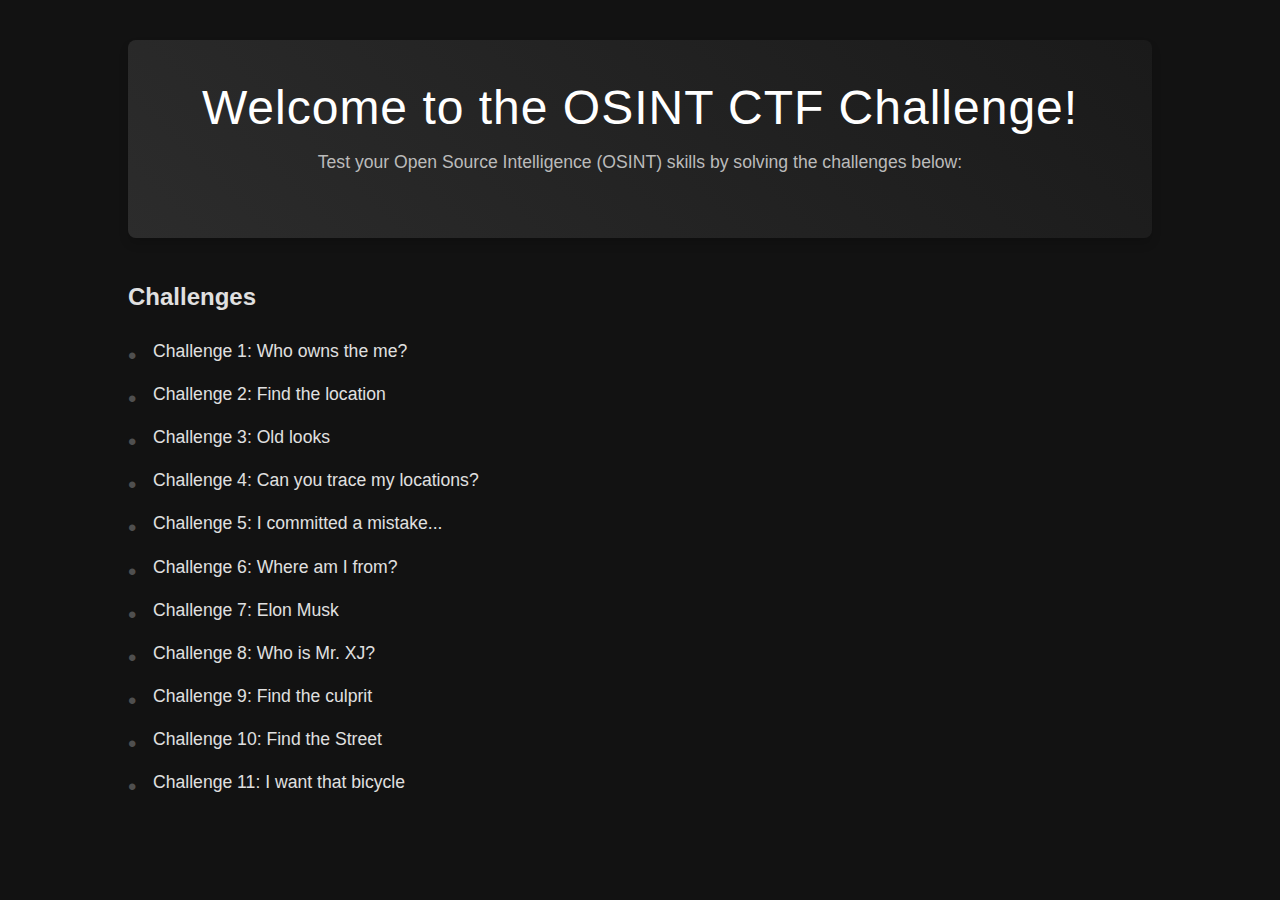
<file: index.html>
<!DOCTYPE html>
<html lang="en">
<head>
    <meta charset="UTF-8">
    <meta name="viewport" content="width=device-width, initial-scale=1.0">
    <title>OSINT CTF</title>
    <link rel="stylesheet" href="assets/css/style.css">
</head>
<body>
    <header>
        <h1>Welcome to the OSINT CTF Challenge!</h1>
        <p>Test your Open Source Intelligence (OSINT) skills by solving the challenges below:</p>
    </header>

    <section class="challenges">
        <h2>Challenges</h2>
        <ul>
    <li><a href="challenges/challenge1.html">Challenge 1: Who owns the me?</a></li>
    <li><a href="challenges/challenge2.html">Challenge 2: Find the location</a></li>
    <li><a href="challenges/challenge3.html">Challenge 3: Old looks</a></li>
    <li><a href="challenges/challenge4.html">Challenge 4: Can you trace my locations?</a></li>
    <li><a href="challenges/challenge5.html">Challenge 5: I committed a mistake...</a></li>
    <li><a href="challenges/challenge6.html">Challenge 6: Where am I from?</a></li>
    <li><a href="challenges/challenge7.html">Challenge 7: Elon Musk</a></li>
    <li><a href="challenges/challenge8.html">Challenge 8: Who is Mr. XJ?</a></li>
    <li><a href="challenges/challenge9.html">Challenge 9: Find the culprit</a></li>
    <li><a href="challenges/challenge10.html">Challenge 10: Find the Street</a></li>
    <li><a href="challenges/challenge11.html">Challenge 11: I want that bicycle</a></li>
</ul>

    </section>
</body>
</html>
</file>
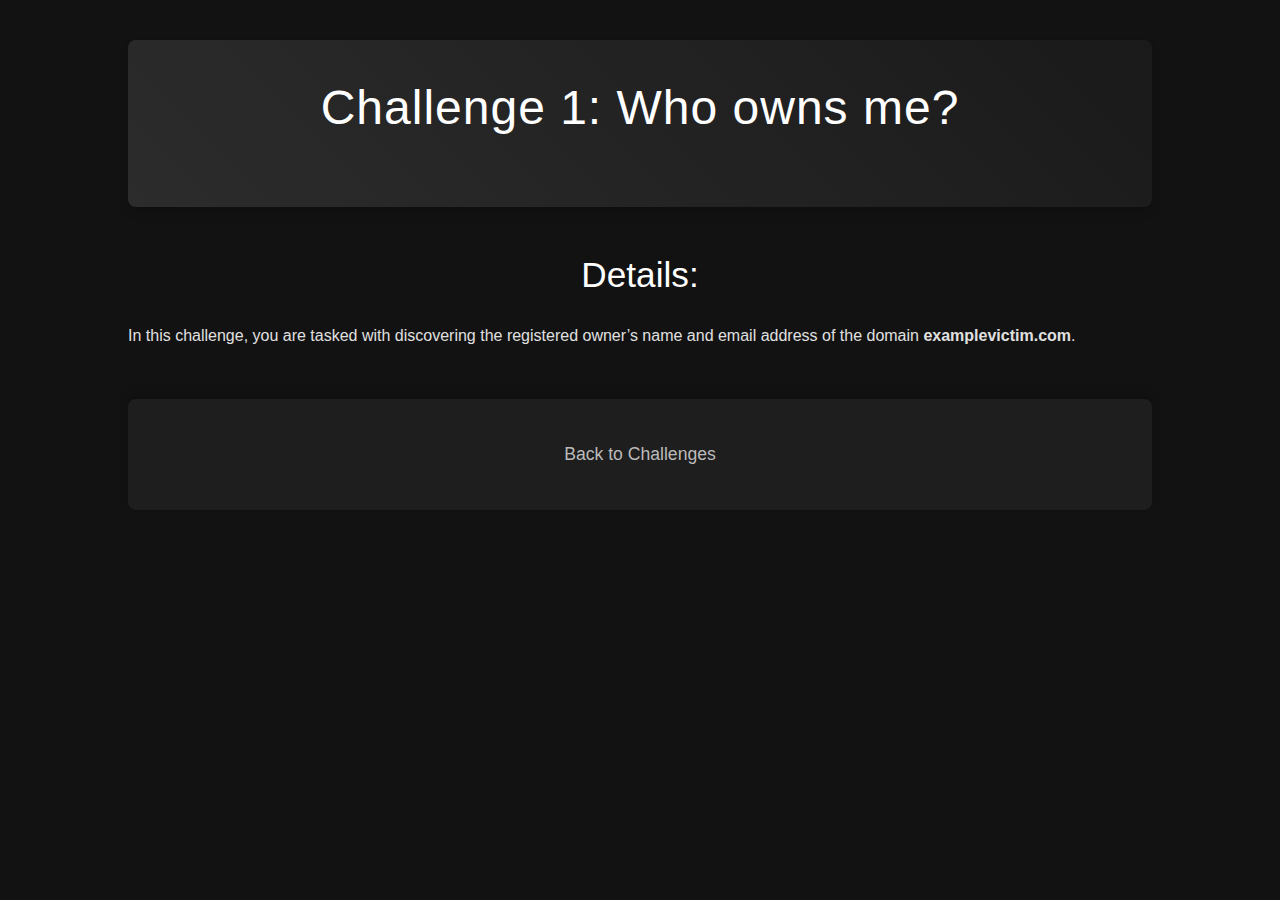
<file: challenges/challenge1.html>
<!DOCTYPE html>
<html lang="en">
<head>
    <meta charset="UTF-8">
    <meta name="viewport" content="width=device-width, initial-scale=1.0">
    <title>Challenge 1 - Who owns the me?</title>
    <link rel="stylesheet" href="../assets/css/style.css">
</head>
<body>
    <header>
        <h1>Challenge 1: Who owns me?</h1>
        <p>
    </header>

    <section class="challenge-details">
        <h2>Details:</h2>
        In this challenge, you are tasked with discovering the registered owner’s name and email address of the domain <strong>examplevictim.com</strong>.</p>
    </section>

    <footer>
        <p><a href="../index.html">Back to Challenges</a></p>
    </footer>
</body>
</html>
</file>
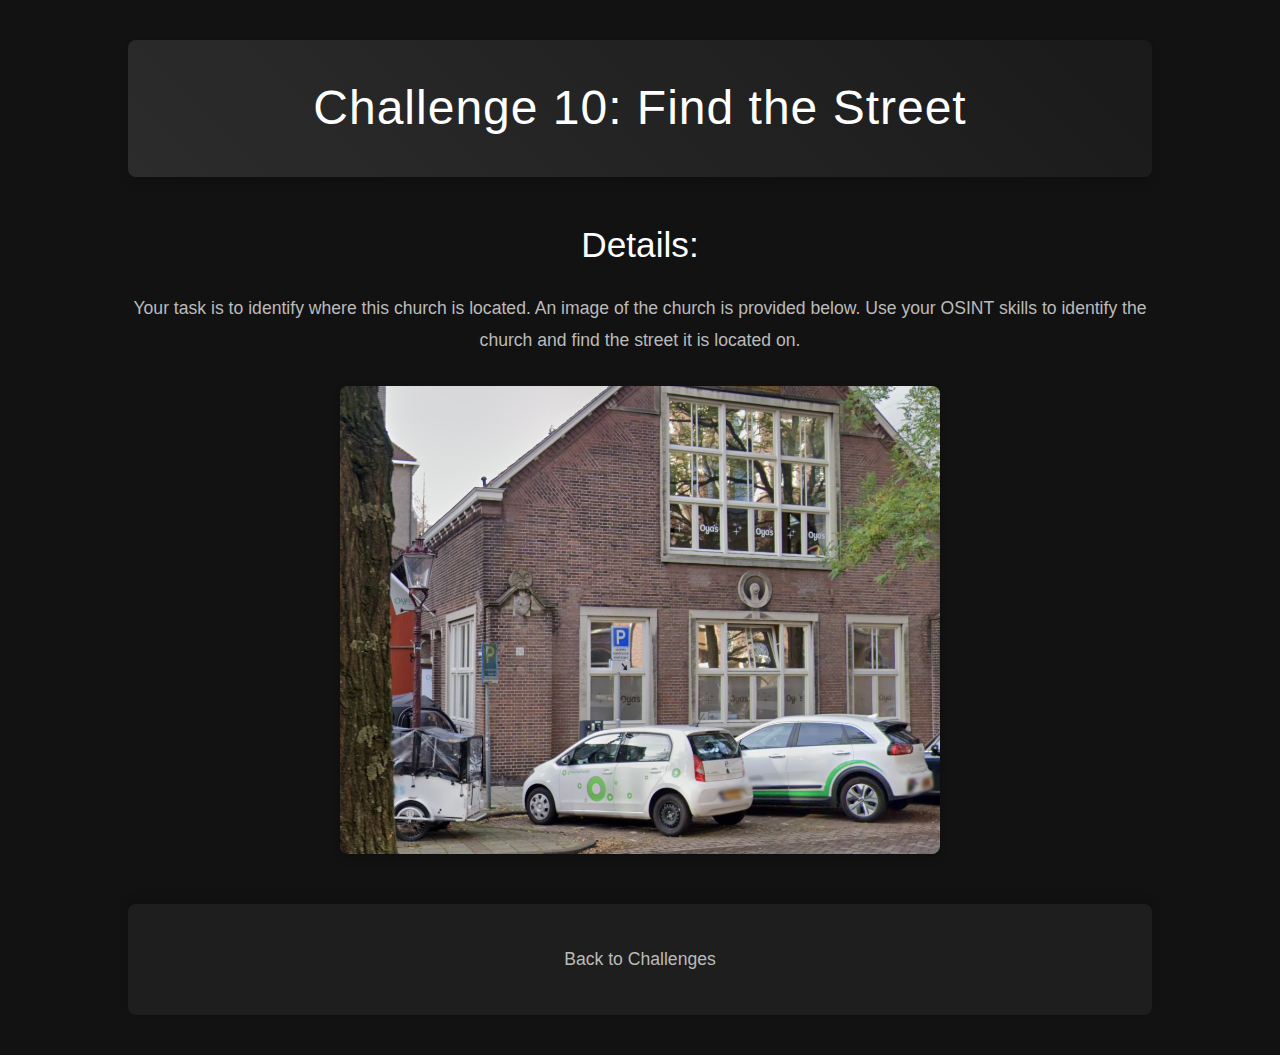
<file: challenges/challenge10.html>
<!DOCTYPE html>
<html lang="en">
<head>
    <meta charset="UTF-8">
    <meta name="viewport" content="width=device-width, initial-scale=1.0">
    <title>Challenge 10 - Find the Street</title>
    <link rel="stylesheet" href="../assets/css/style.css">
</head>
<body>
    <header>
        <h1>Challenge 10: Find the Street</h1>
    </header>

    <section class="challenge-details">
        <h2>Details:</h2>
        <p>Your task is to identify where this church is located. An image of the church is provided below. Use your OSINT skills to identify the church and find the street it is located on.</p>

        <div class="image-container">
            <img src="../assets/images/challenge10-church.jpg" alt="Church Image" width="600">
        </div>

    <footer>
        <p><a href="../index.html">Back to Challenges</a></p>
    </footer>
</body>
</html>
</file>
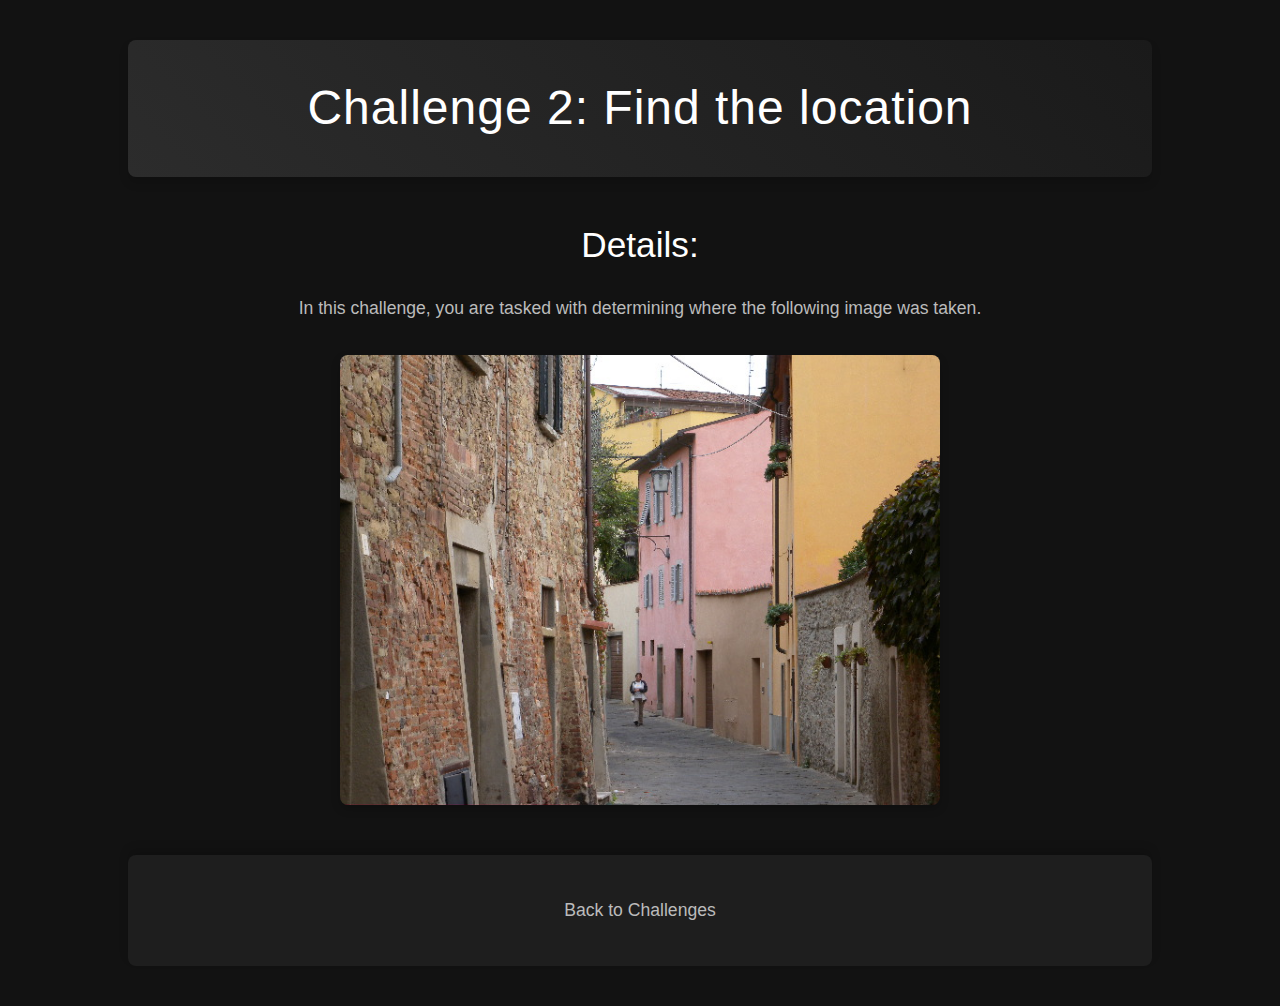
<file: challenges/challenge2.html>
<!DOCTYPE html>
<html lang="en">
<head>
    <meta charset="UTF-8">
    <meta name="viewport" content="width=device-width, initial-scale=1.0">
    <title>Challenge 2 - Find the location</title>
    <link rel="stylesheet" href="../assets/css/style.css">
</head>
<body>
    <header>
        <h1>Challenge 2: Find the location</h1>
    </header>

    <section class="challenge-details">
        <h2>Details:</h2>
        <p>In this challenge, you are tasked with determining where the following image was taken.</p>

        <div class="image-container">
            <img src="../assets/images/challenge2-image.jpg" alt="Challenge 2 Image" width="600">
        </div>
    </section>

    <footer>
        <p><a href="../index.html">Back to Challenges</a></p>
    </footer>
</body>
</html>
</file>
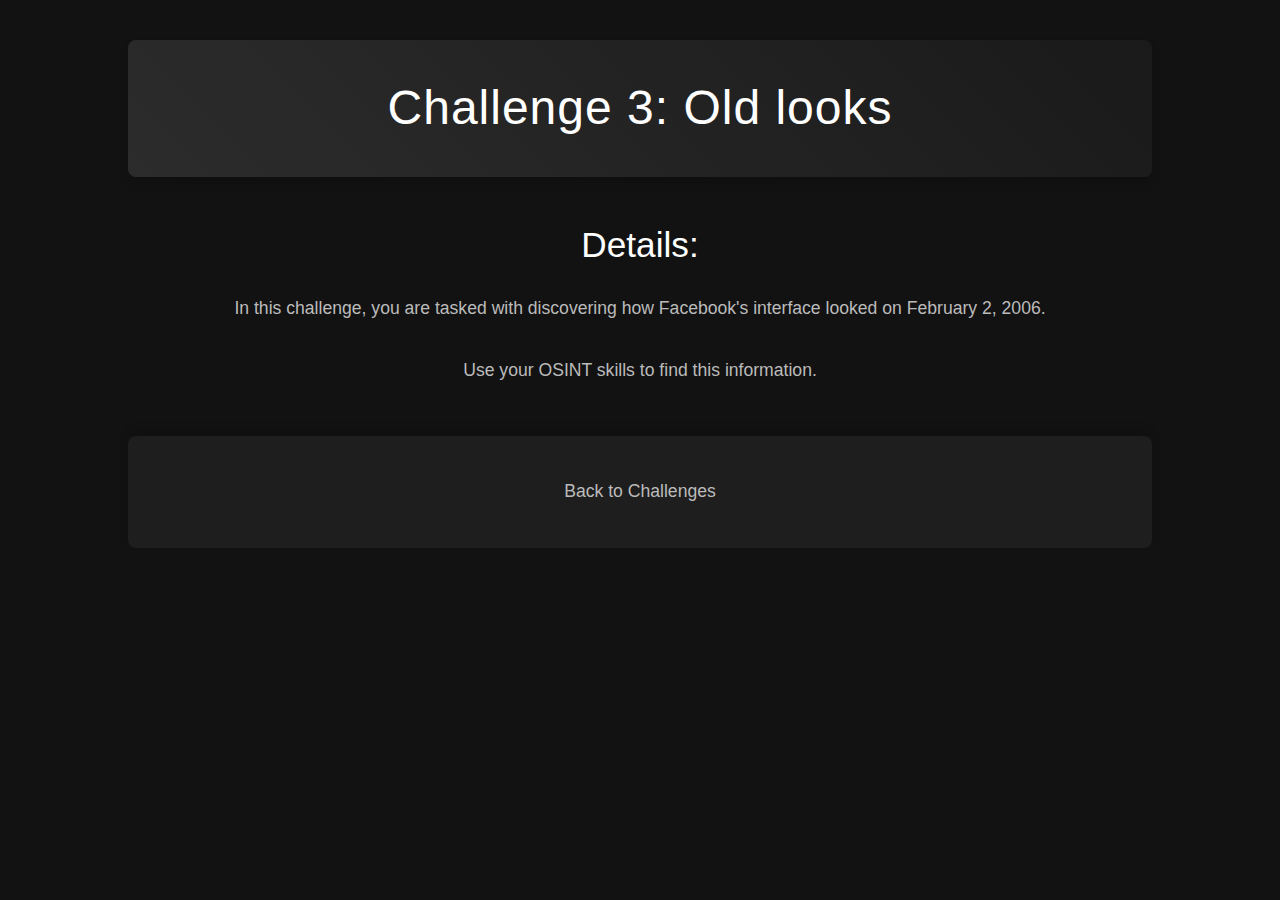
<file: challenges/challenge3.html>
<!DOCTYPE html>
<html lang="en">
<head>
    <meta charset="UTF-8">
    <meta name="viewport" content="width=device-width, initial-scale=1.0">
    <title>Challenge 3 - Old looks</title>
    <link rel="stylesheet" href="../assets/css/style.css">
</head>
<body>
    <header>
        <h1>Challenge 3: Old looks</h1>
    </header>

    <section class="challenge-details">
        <h2>Details:</h2>
        <p>In this challenge, you are tasked with discovering how Facebook's interface looked on February 2, 2006.</p>
        <p>Use your OSINT skills to find this information.</p>
    </section>

    <footer>
        <p><a href="../index.html">Back to Challenges</a></p>
    </footer>
</body>
</html>
</file>
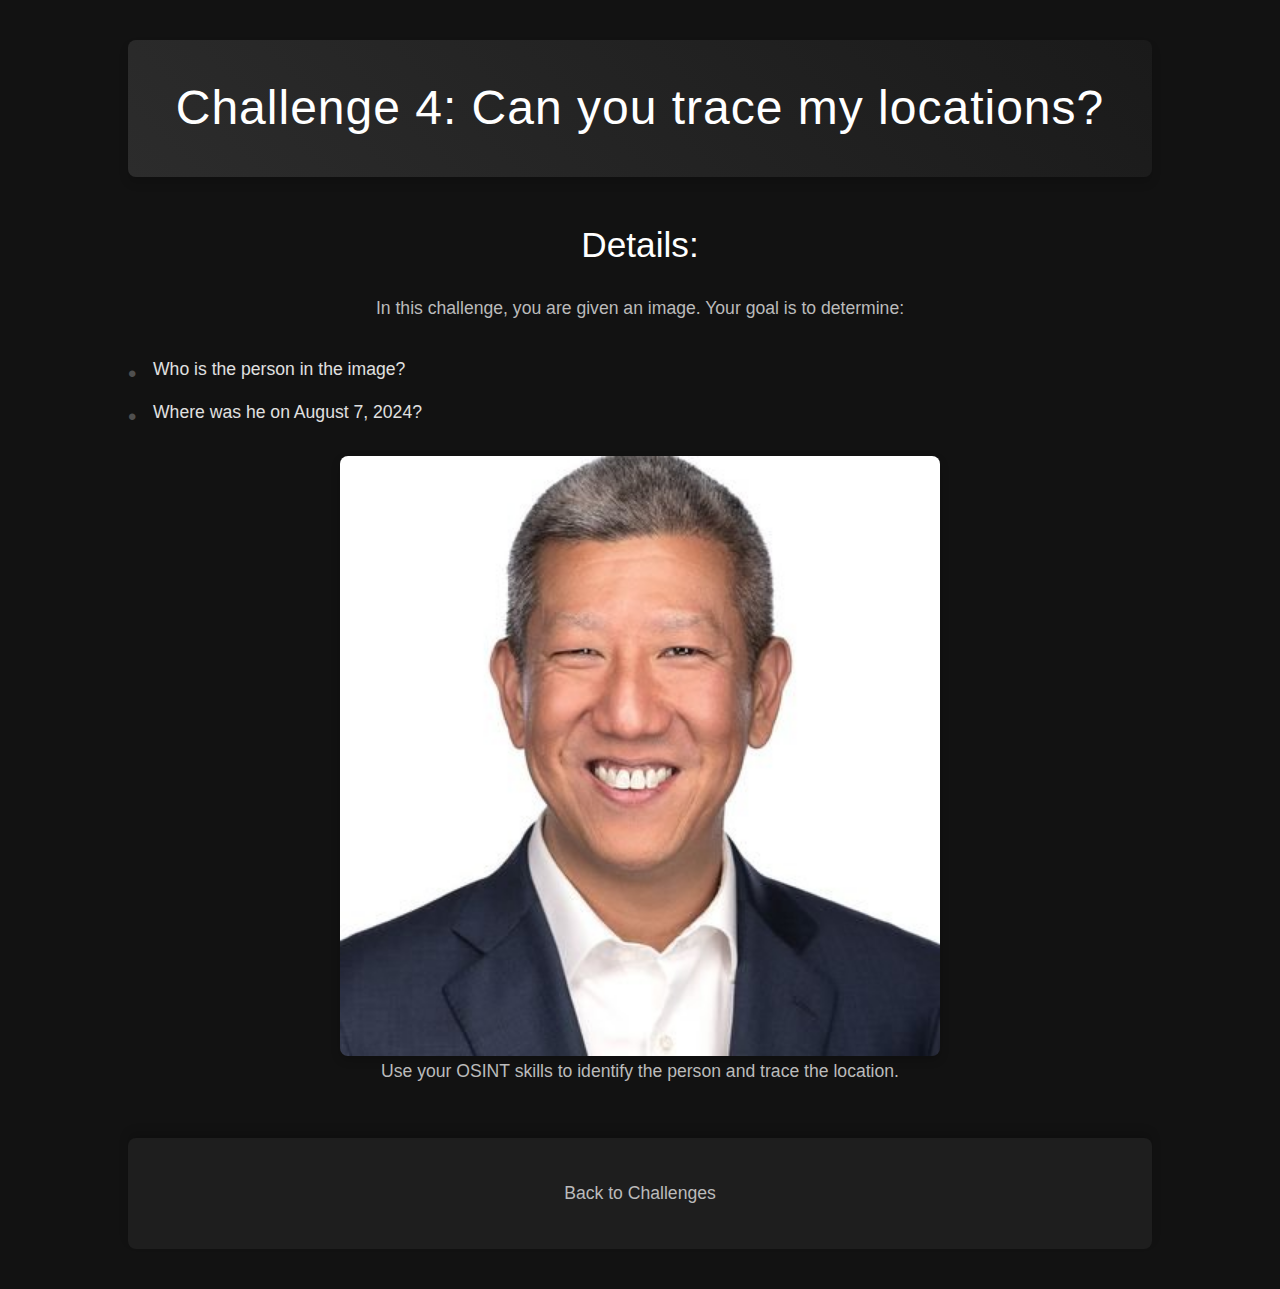
<file: challenges/challenge4.html>
<!DOCTYPE html>
<html lang="en">
<head>
    <meta charset="UTF-8">
    <meta name="viewport" content="width=device-width, initial-scale=1.0">
    <title>Challenge 4 - Can you trace my locations?</title>
    <link rel="stylesheet" href="../assets/css/style.css">
</head>
<body>
    <header>
        <h1>Challenge 4: Can you trace my locations?</h1>
    </header>

    <section class="challenge-details">
        <h2>Details:</h2>
        <p>In this challenge, you are given an image. Your goal is to determine:</p>
        <ul>
            <li>Who is the person in the image?</li>
            <li>Where was he on August 7, 2024?</li>
        </ul>

        <div class="image-container">
            <img src="../assets/images/challenge4-image.jpg" alt="Challenge 4 Image" width="600">
        </div>

        <p>Use your OSINT skills to identify the person and trace the location.</p>
    </section>

    <footer>
        <p><a href="../index.html">Back to Challenges</a></p>
    </footer>
</body>
</html>
</file>
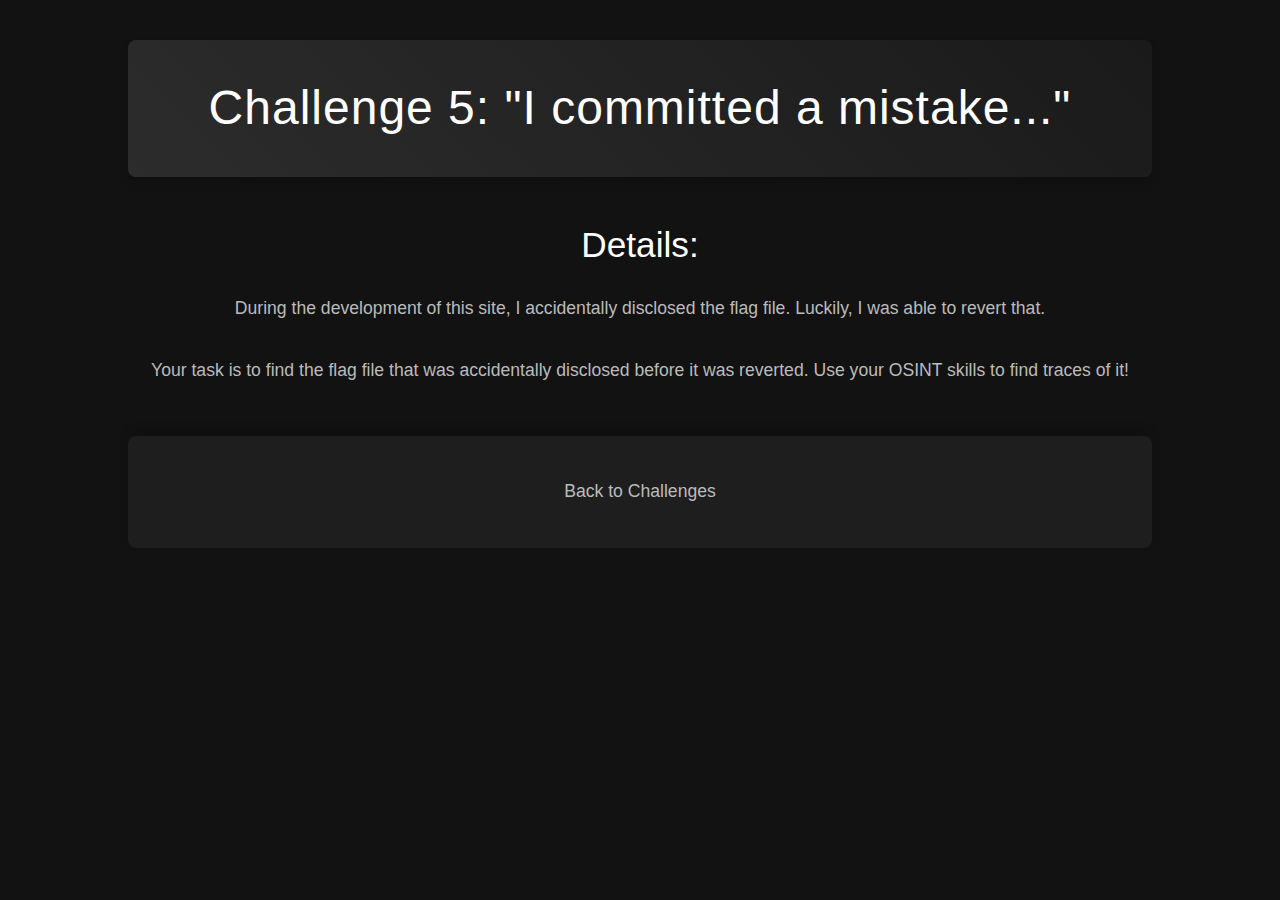
<file: challenges/challenge5.html>
<!DOCTYPE html>
<html lang="en">
<head>
    <meta charset="UTF-8">
    <meta name="viewport" content="width=device-width, initial-scale=1.0">
    <title>Challenge 5 - "I committed a mistake..."</title>
    <link rel="stylesheet" href="../assets/css/style.css">
</head>
<body>
    <header>
        <h1>Challenge 5: "I committed a mistake..."</h1>
    </header>

    <section class="challenge-details">
        <h2>Details:</h2>
        <p>During the development of this site, I accidentally disclosed the flag file. Luckily, I was able to revert that.</p>
        <p>Your task is to find the flag file that was accidentally disclosed before it was reverted. Use your OSINT skills to find traces of it!</p>
    </section>

    <footer>
        <p><a href="../index.html">Back to Challenges</a></p>
    </footer>
</body>
</html>
</file>
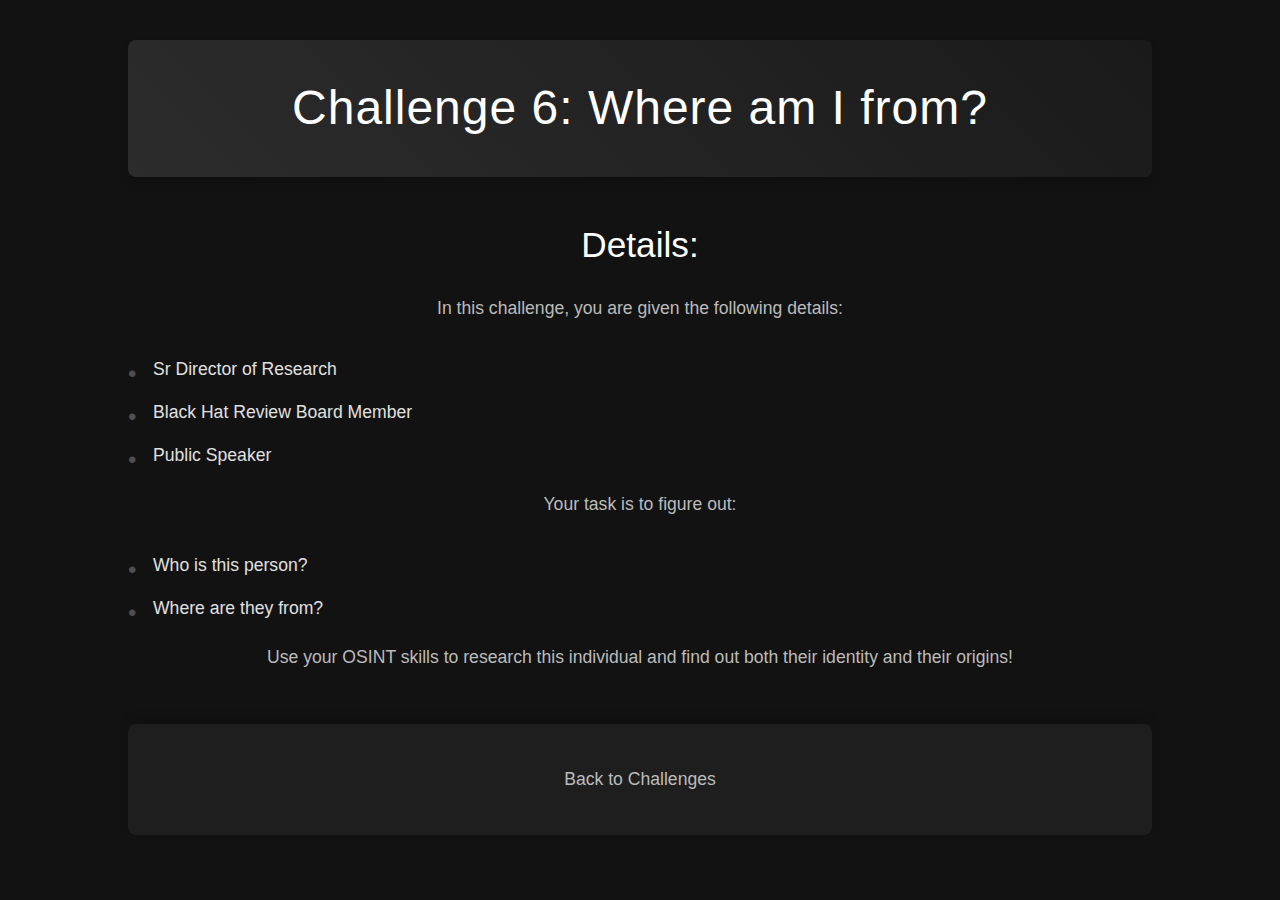
<file: challenges/challenge6.html>
<!DOCTYPE html>
<html lang="en">
<head>
    <meta charset="UTF-8">
    <meta name="viewport" content="width=device-width, initial-scale=1.0">
    <title>Challenge 6 - Where am I from?</title>
    <link rel="stylesheet" href="../assets/css/style.css">
</head>
<body>
    <header>
        <h1>Challenge 6: Where am I from?</h1>
    </header>

    <section class="challenge-details">
        <h2>Details:</h2>
        <p>In this challenge, you are given the following details:</p>
        <ul>
            <li>Sr Director of Research</li>
            <li>Black Hat Review Board Member</li>
            <li>Public Speaker</li>
        </ul>
        <p>Your task is to figure out:</p>
        <ul>
            <li>Who is this person?</li>
            <li>Where are they from?</li>
        </ul>

        <p>Use your OSINT skills to research this individual and find out both their identity and their origins!</p>
    </section>

    <footer>
        <p><a href="../index.html">Back to Challenges</a></p>
    </footer>
</body>
</html>
</file>
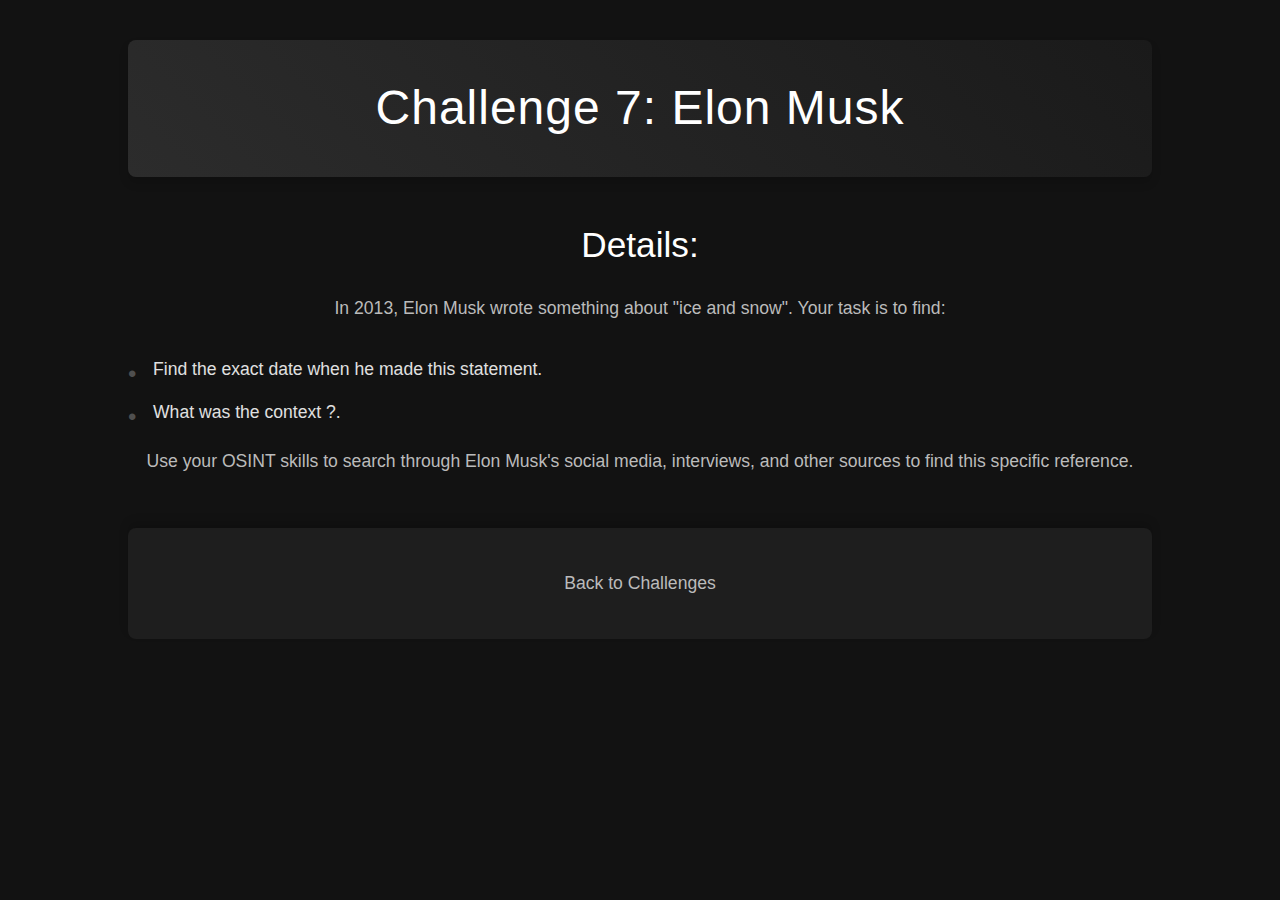
<file: challenges/challenge7.html>
<!DOCTYPE html>
<html lang="en">
<head>
    <meta charset="UTF-8">
    <meta name="viewport" content="width=device-width, initial-scale=1.0">
    <title>Challenge 7 - Elon Musk</title>
    <link rel="stylesheet" href="../assets/css/style.css">
</head>
<body>
    <header>
        <h1>Challenge 7: Elon Musk</h1>
    </header>

    <section class="challenge-details">
        <h2>Details:</h2>
        <p>In 2013, Elon Musk wrote something about "ice and snow". Your task is to find:</p>
        <ul>
            <li>Find the exact date when he made this statement.</li>
            <li>What was the context ?.</li>
        </ul>

        <p>Use your OSINT skills to search through Elon Musk's social media, interviews, and other sources to find this specific reference.</p>
    </section>

    <footer>
        <p><a href="../index.html">Back to Challenges</a></p>
    </footer>
</body>
</html>
</file>
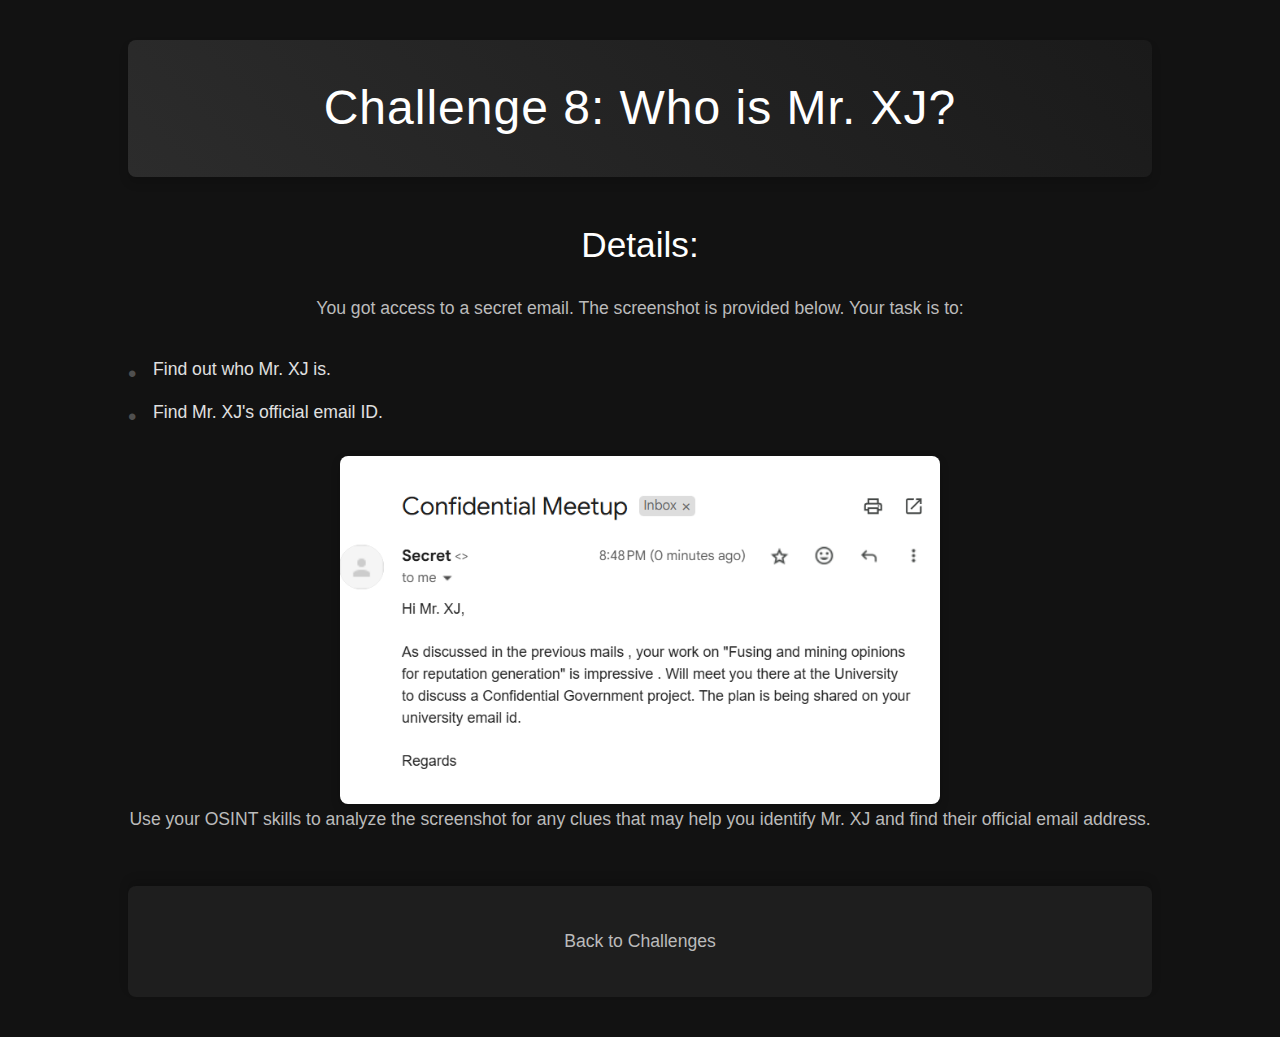
<file: challenges/challenge8.html>
<!DOCTYPE html>
<html lang="en">
<head>
    <meta charset="UTF-8">
    <meta name="viewport" content="width=device-width, initial-scale=1.0">
    <title>Challenge 8 - Who is Mr. XJ?</title>
    <link rel="stylesheet" href="../assets/css/style.css">
</head>
<body>
    <header>
        <h1>Challenge 8: Who is Mr. XJ?</h1>
    </header>

    <section class="challenge-details">
        <h2>Details:</h2>
        <p>You got access to a secret email. The screenshot is provided below. Your task is to:</p>
        <ul>
            <li>Find out who Mr. XJ is.</li>
            <li>Find Mr. XJ's official email ID.</li>
        </ul>

        <div class="image-container">
            <img src="../assets/images/challenge8-screenshot.jpg" alt="Screenshot of email" width="600">
        </div>

        <p>Use your OSINT skills to analyze the screenshot for any clues that may help you identify Mr. XJ and find their official email address.</p>
    </section>

    <footer>
        <p><a href="../index.html">Back to Challenges</a></p>
    </footer>
</body>
</html>
</file>
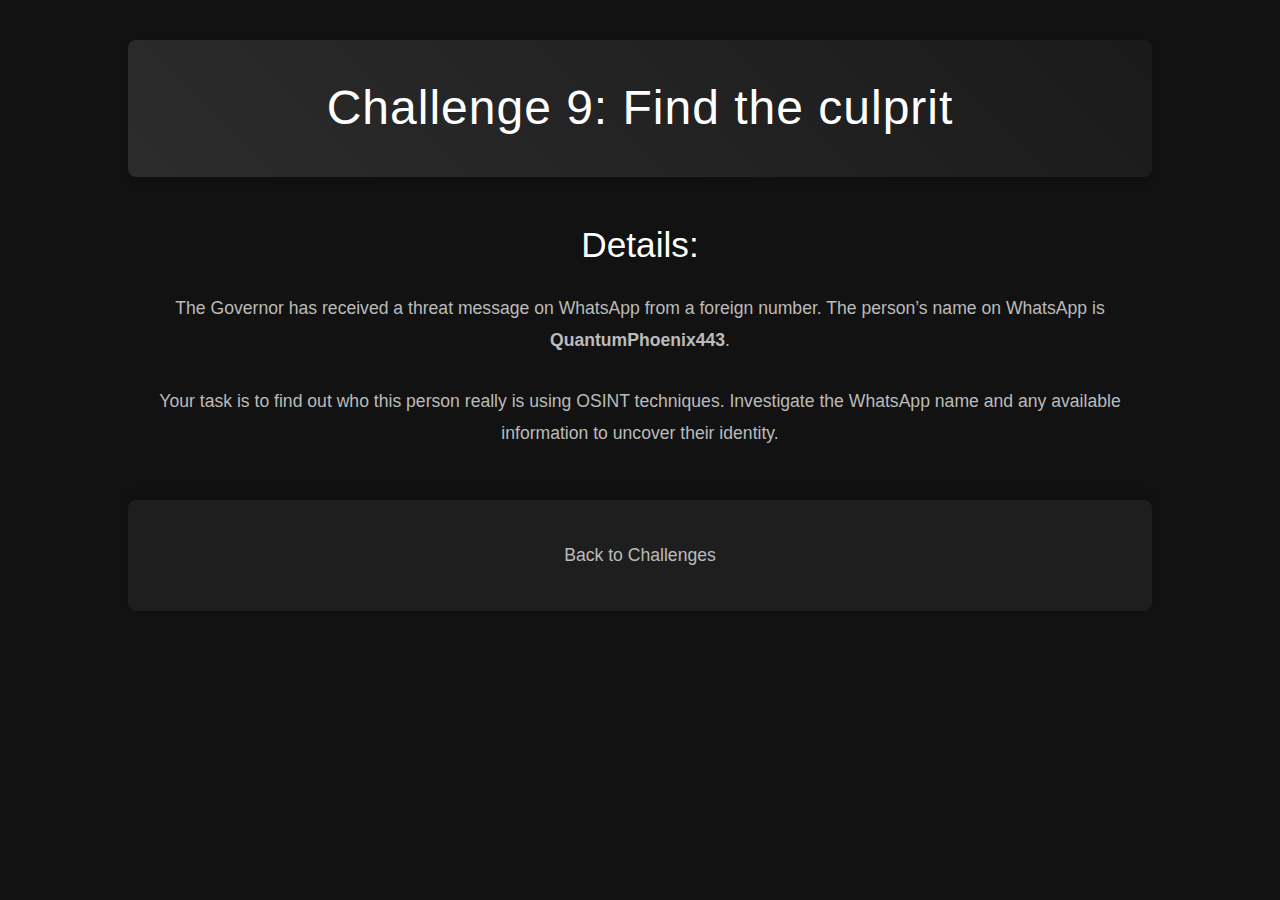
<file: challenges/challenge9.html>
<!DOCTYPE html>
<html lang="en">
<head>
    <meta charset="UTF-8">
    <meta name="viewport" content="width=device-width, initial-scale=1.0">
    <title>Challenge 9 - Find the culprit</title>
    <link rel="stylesheet" href="../assets/css/style.css">
</head>
<body>
    <header>
        <h1>Challenge 9: Find the culprit</h1>
    </header>

    <section class="challenge-details">
        <h2>Details:</h2>
        <p>The Governor has received a threat message on WhatsApp from a foreign number. The person’s name on WhatsApp is <strong>QuantumPhoenix443</strong>.</p>
        <p>Your task is to find out who this person really is using OSINT techniques. Investigate the WhatsApp name and any available information to uncover their identity.</p>

        
    </section>

    <footer>
        <p><a href="../index.html">Back to Challenges</a></p>
    </footer>
</body>
</html>
</file>
<file: assets/css/style.css>
/* Global Reset */
* {
    margin: 0;
    padding: 0;
    box-sizing: border-box;
}

/* Body */
body {
    font-family: 'Roboto', sans-serif;
    background: #121212;  /* Dark background */
    color: #e0e0e0;  /* Light text for contrast */
    line-height: 1.6;
    padding: 40px 10%;
    min-height: 100vh;
}

/* Container */
.container {
    max-width: 1200px;
    margin: 0 auto;
    background-color: #1e1e1e;  /* Dark container */
    border-radius: 8px;
    box-shadow: 0 12px 20px rgba(0, 0, 0, 0.15);
    padding: 50px;
    transition: all 0.3s ease-in-out;
}

.container:hover {
    box-shadow: 0 15px 30px rgba(0, 0, 0, 0.25);
}

/* Header */
header {
    background: linear-gradient(45deg, #2c2c2c, #1a1a1a);  /* Dark gradient */
    color: #fff;
    padding: 30px 0;
    text-align: center;
    border-radius: 8px;
    box-shadow: 0 6px 10px rgba(0, 0, 0, 0.15);
}

header h1 {
    font-size: 3rem;
    font-weight: 500;
    letter-spacing: 1px;
}

/* Section Styling */
section {
    margin-top: 40px;
}

/* Challenge Names */
.challenge-details h2 {
    font-size: 2.2rem;
    font-weight: 400;
    color: #ffffff;  /* White color for challenge names */
    margin-bottom: 20px;
    text-align: center;
}

/* Paragraph Text */
p {
    font-size: 1.1rem;
    color: #bbb;  /* Softer text color for the paragraph */
    line-height: 1.8;
    margin-bottom: 30px;
    text-align: center;
}

/* List Styling */
ul {
    list-style-type: none;
    margin: 20px 0;
}

ul li {
    font-size: 1.1rem;
    color: #e0e0e0;  /* Light text */
    margin-bottom: 15px;
    padding-left: 25px;
    position: relative;
}

ul li:before {
    content: "•";
    font-size: 1.5rem;
    color: #4f4f4f;  /* Subtle accent color for list bullets */
    position: absolute;
    left: 0;
}

/* Image Styling */
.image-container {
    display: flex;
    justify-content: center;
    margin-top: 30px;
}

.image-container img {
    max-width: 100%;
    height: auto;
    border-radius: 8px;
    box-shadow: 0 4px 10px rgba(0, 0, 0, 0.2);
}

/* Footer */
footer {
    background: #1e1e1e;
    color: #bbb;
    padding: 30px 0;
    text-align: center;
    border-radius: 8px;
    box-shadow: 0 -6px 10px rgba(0, 0, 0, 0.15);
    margin-top: 50px;
}

footer p {
    font-size: 1.1rem;
    margin: 10px 0;
}

/* Remove default hyperlink styles */
a {
    color: inherit;  /* Remove blue hyperlink color */
    text-decoration: none;
    transition: color 0.3s ease;
}

/* Subtle hover effect for links */
a:hover {
    color: #a1c4fd;  /* Light blue on hover */
}

/* Button Styling */
button {
    background: #4f94e1;  /* Soft blue button */
    color: #fff;
    padding: 12px 25px;
    font-size: 1.1rem;
    border: none;
    border-radius: 5px;
    cursor: pointer;
    display: block;
    margin: 30px auto;
    transition: all 0.3s ease-in-out;
}

button:hover {
    background: #3d7ccf;  /* Darker blue on hover */
    transform: scale(1.05);
}

/* Responsive Design */
@media (max-width: 768px) {
    .container {
        padding: 40px 20px;
    }

    header h1 {
        font-size: 2.5rem;
    }

    .challenge-details h2 {
        font-size: 1.8rem;
    }

    ul li {
        font-size: 1rem;
    }

    footer p {
        font-size: 1rem;
    }

    button {
        width: 100%;
    }
}
</file>
